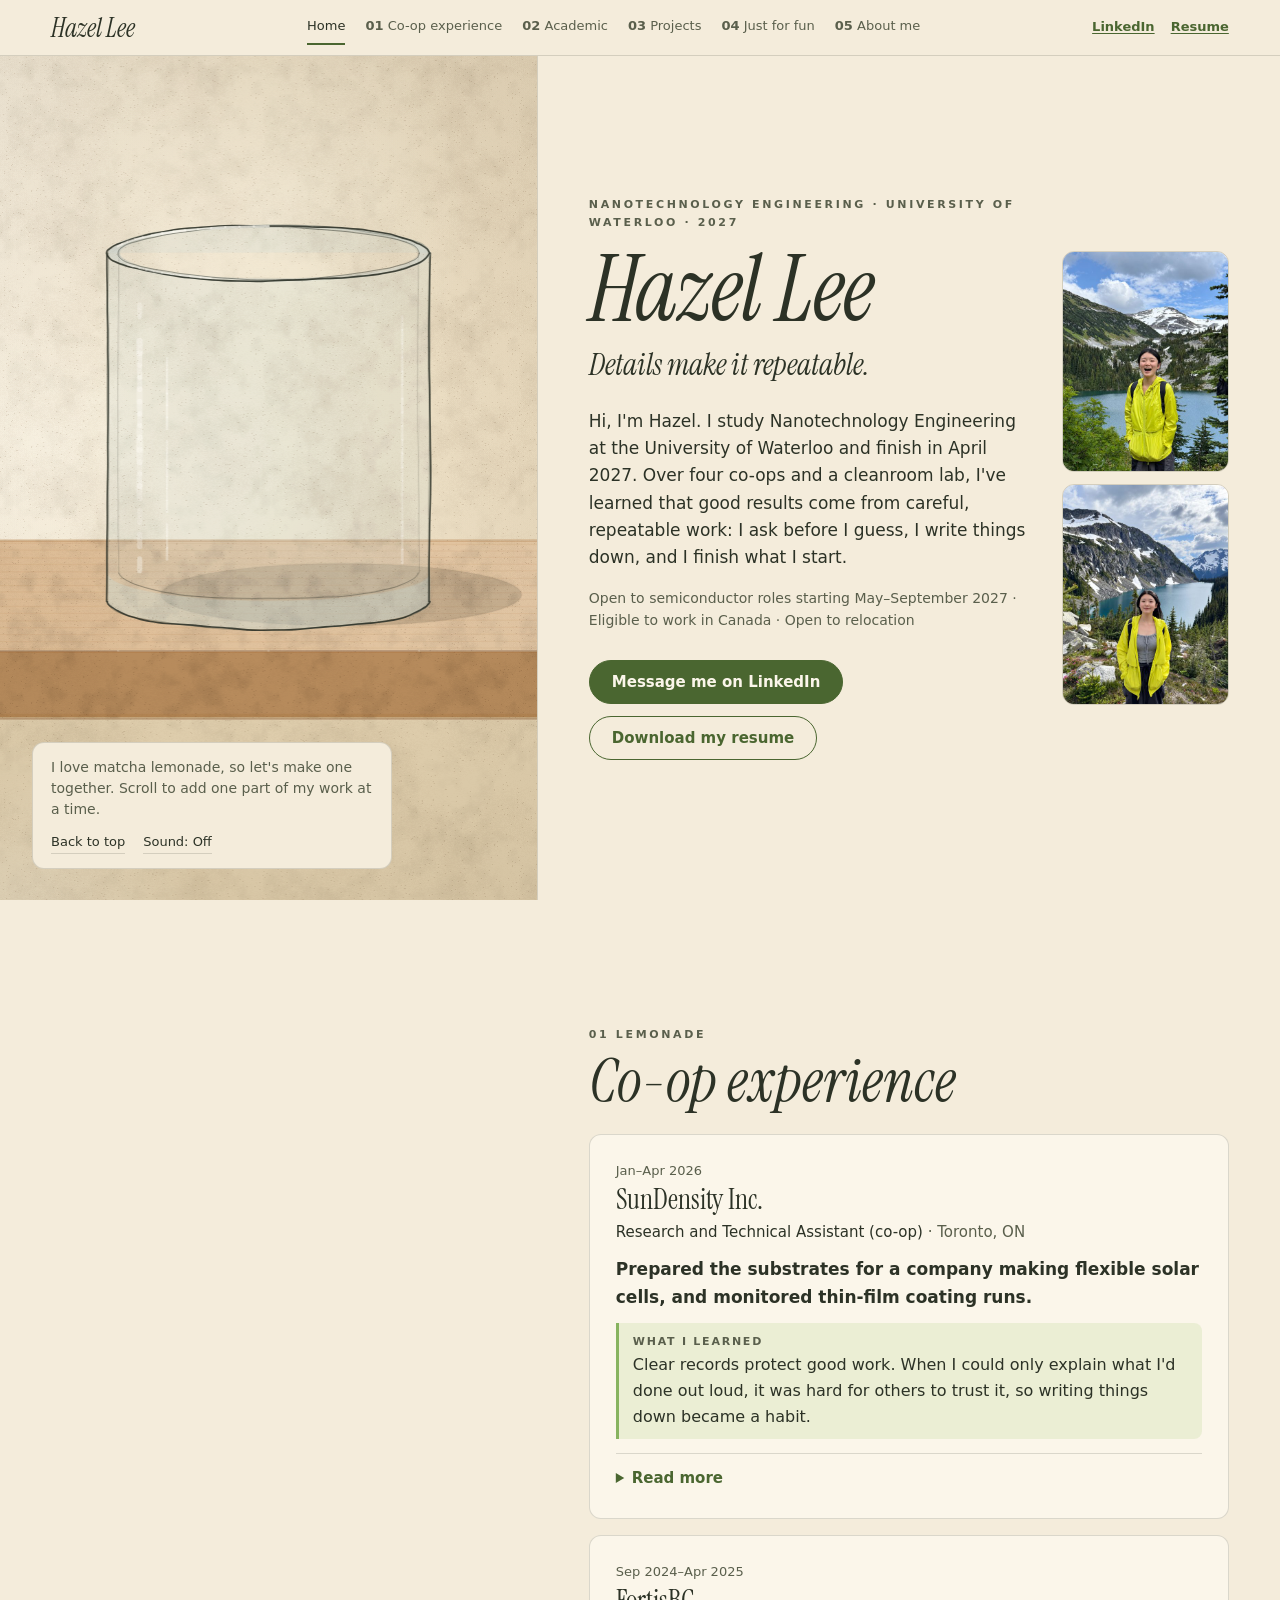
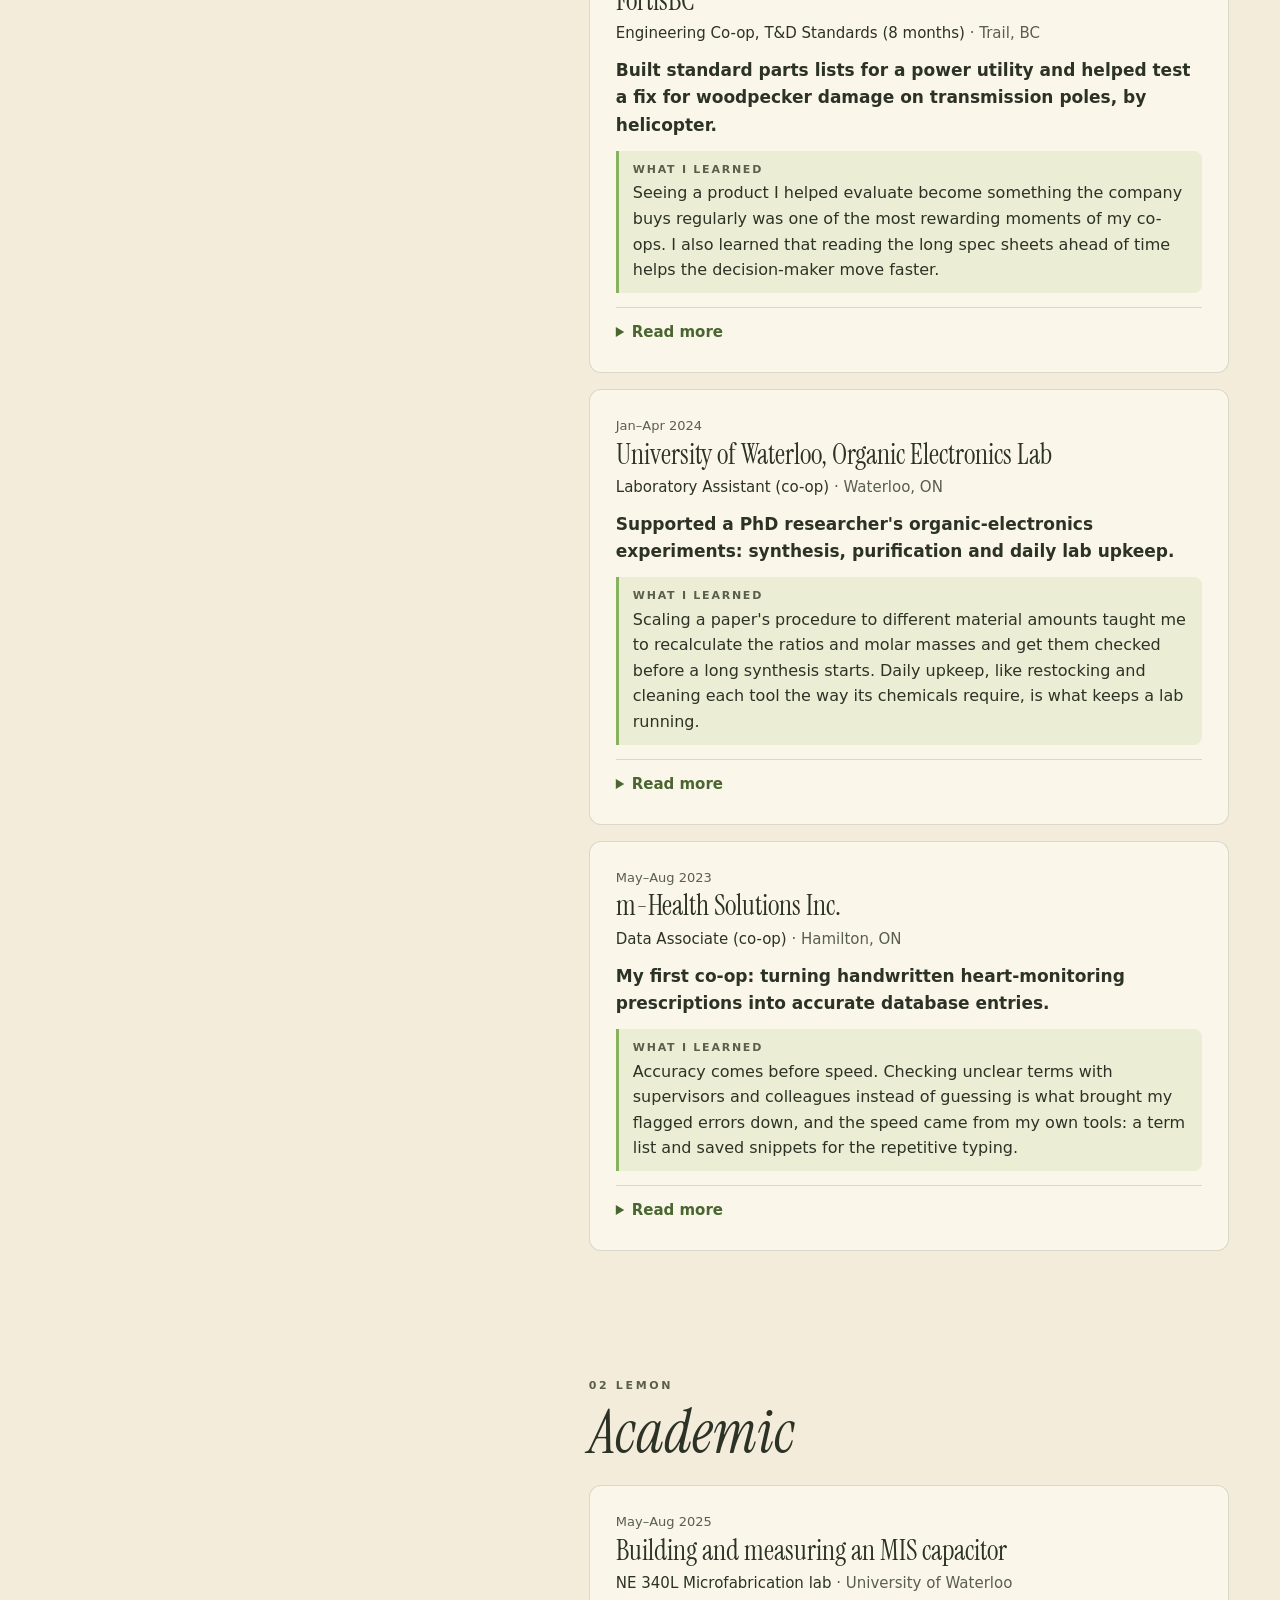
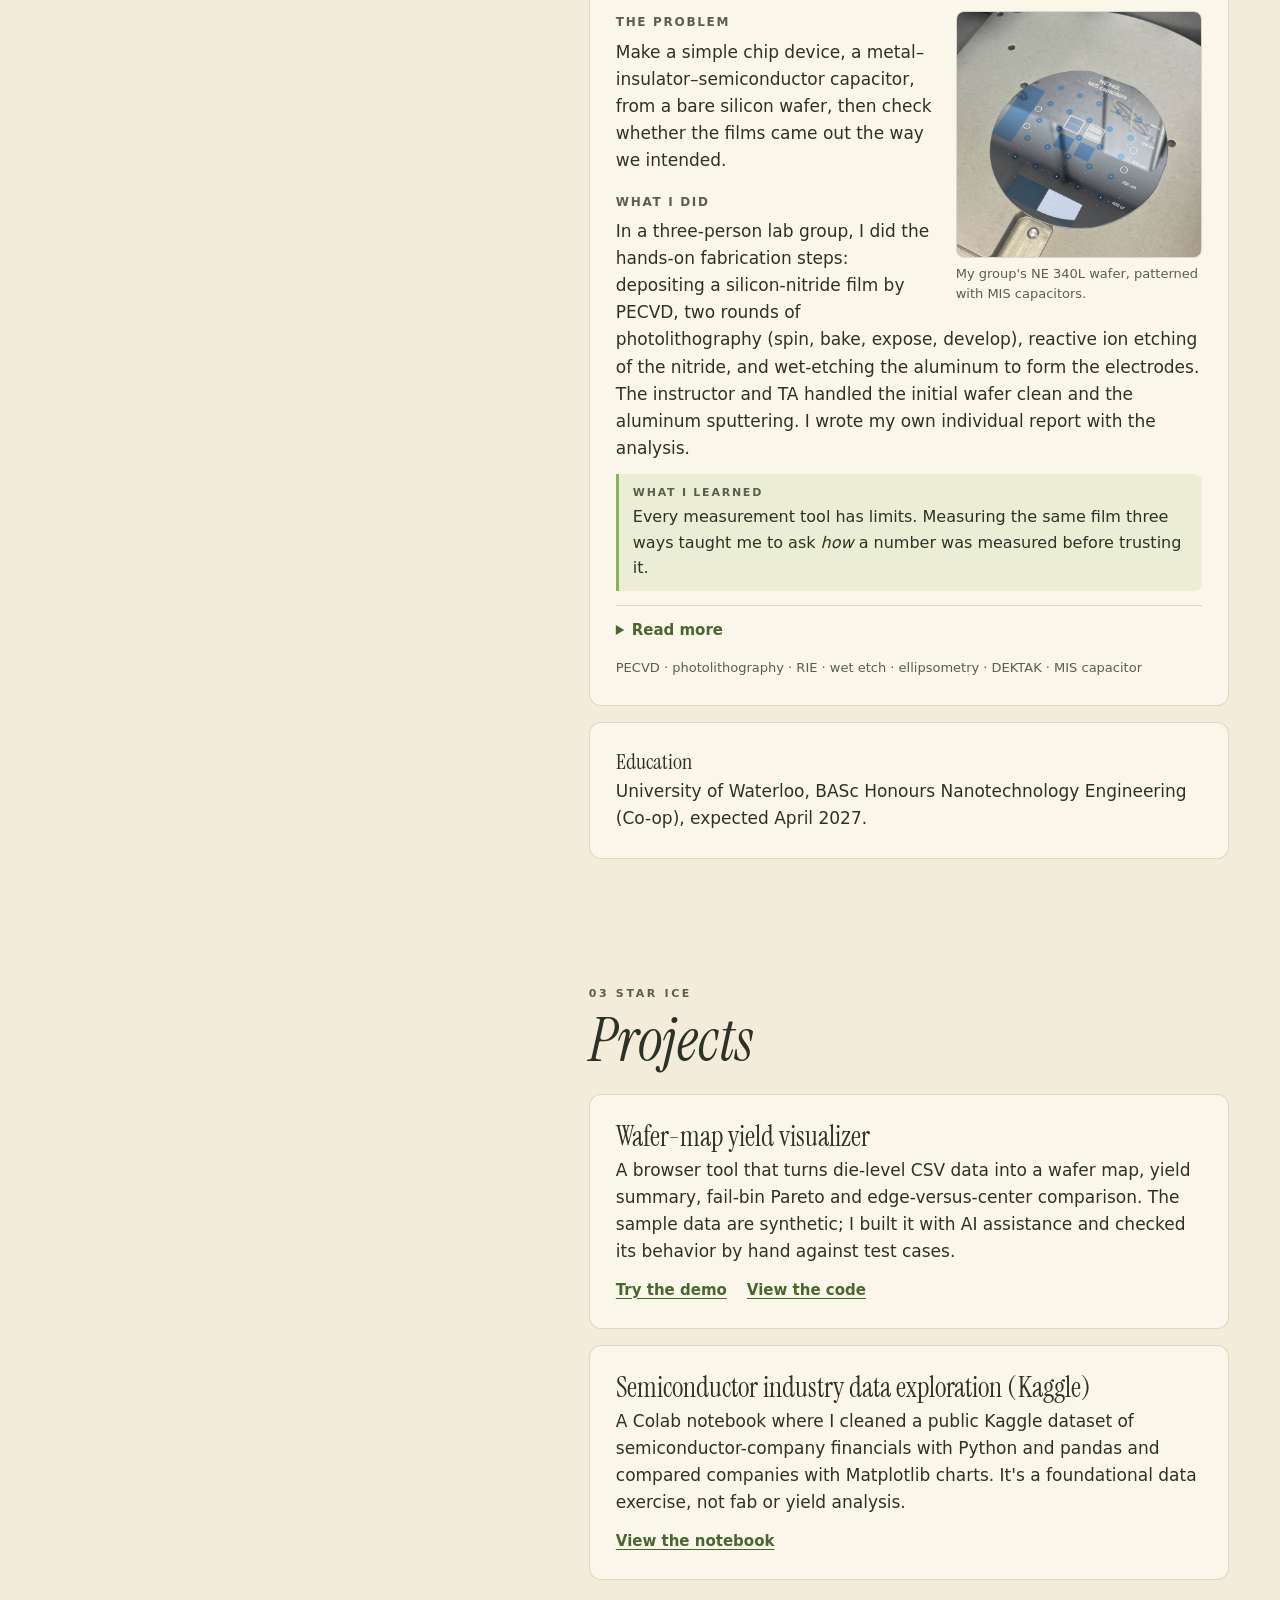
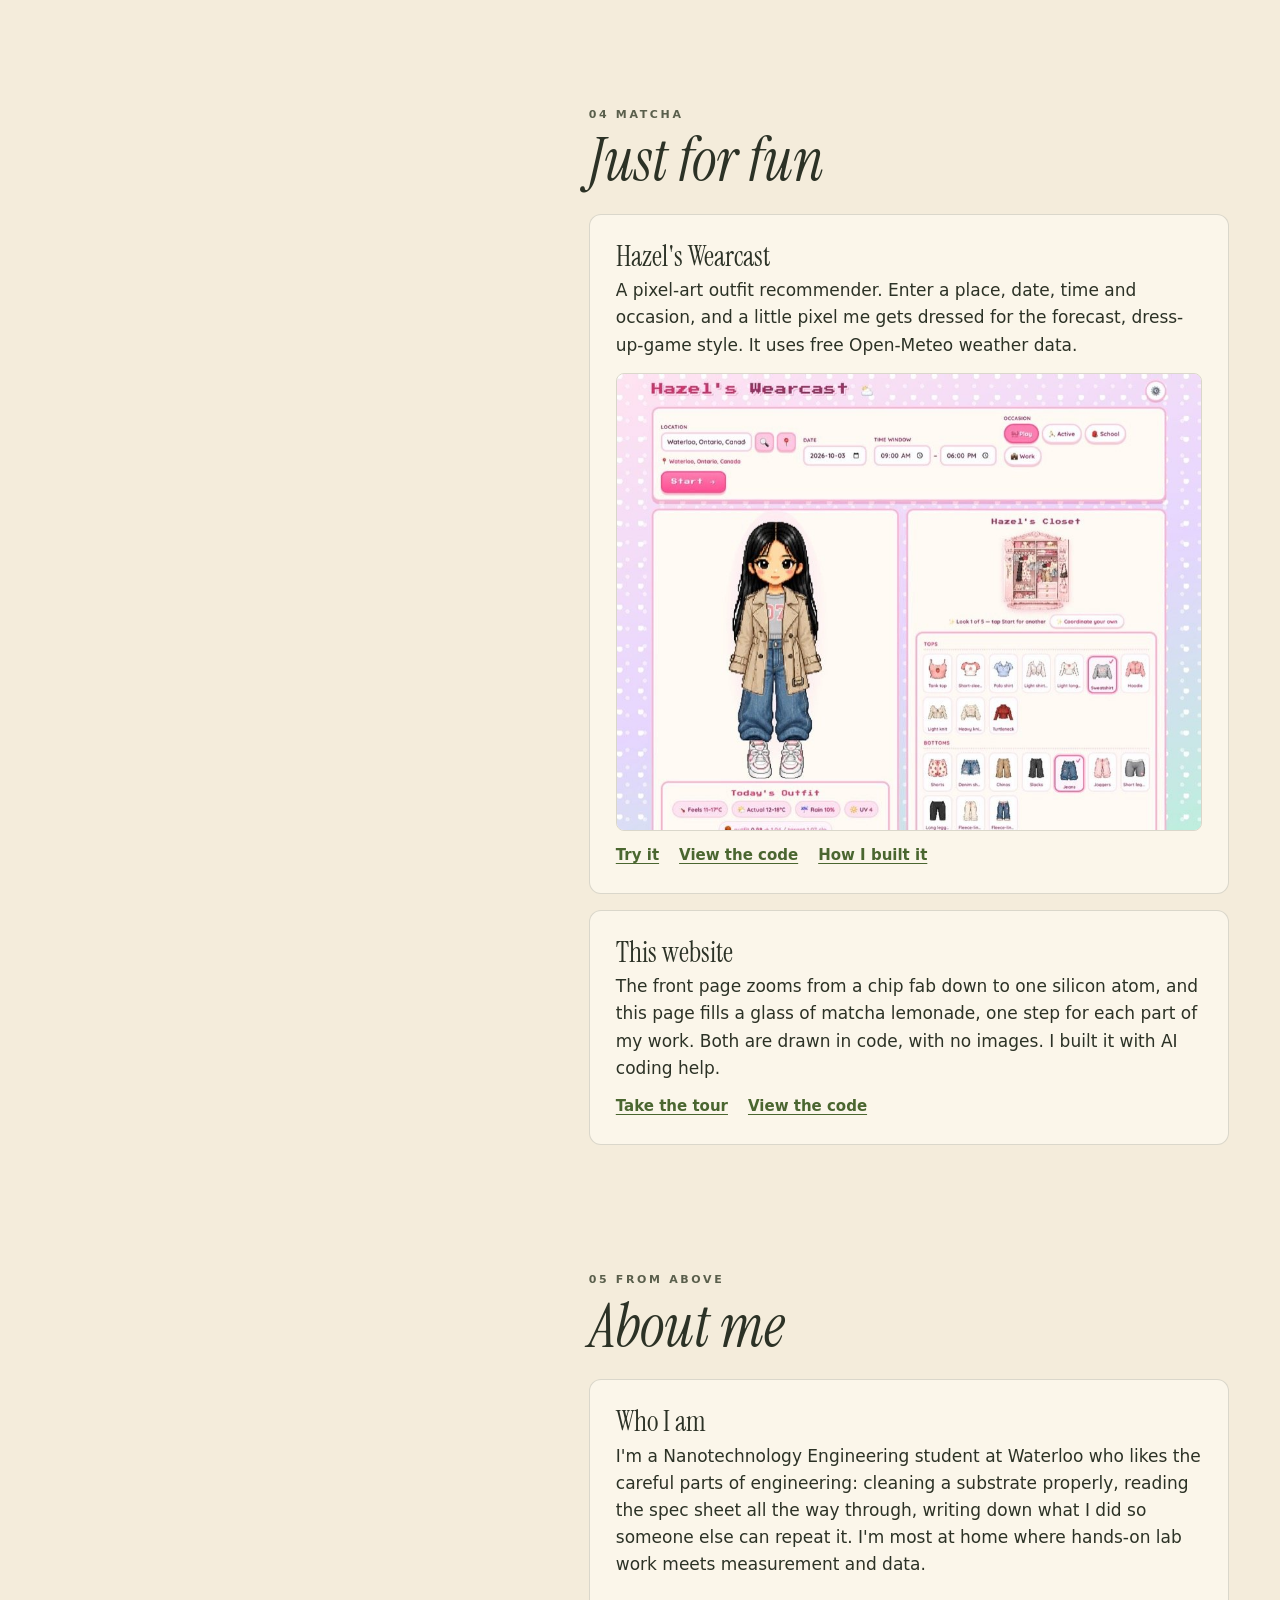
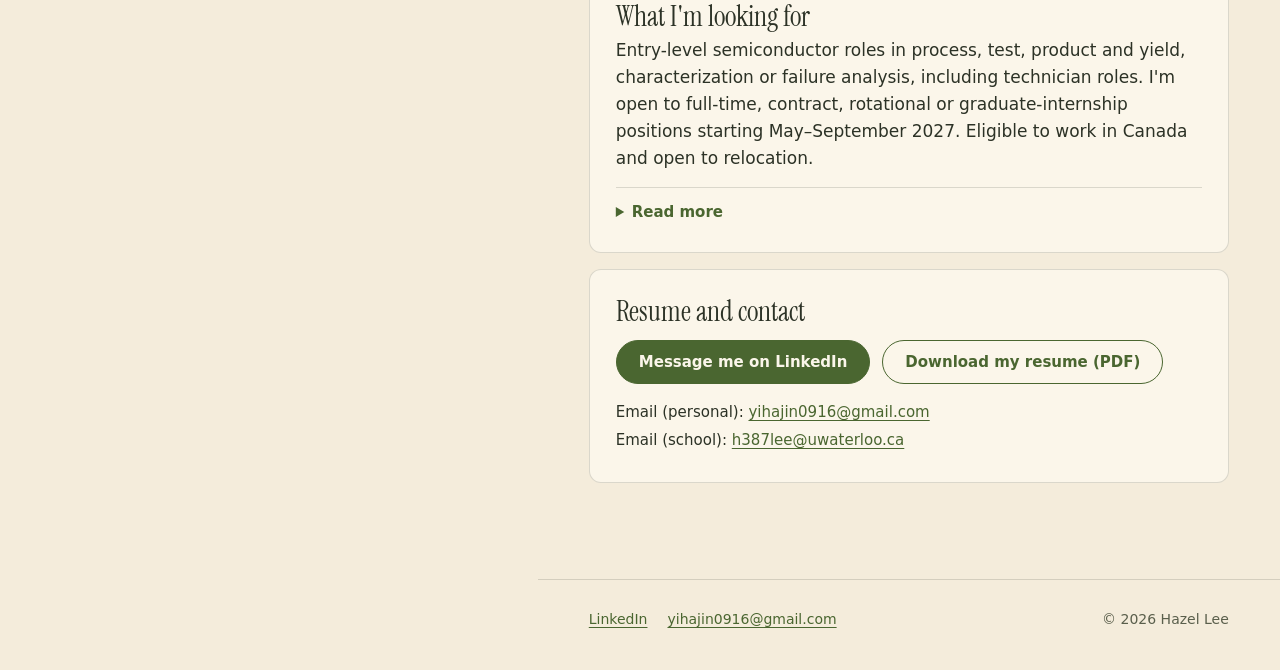
<file: portfolio.html>
<!doctype html>
<html lang="en">
<head>
  <meta charset="utf-8">
  <meta name="viewport" content="width=device-width, initial-scale=1, viewport-fit=cover">
  <title>Hazel Lee · Portfolio</title>
  <meta name="description" content="Hazel Lee studies Nanotechnology Engineering at the University of Waterloo. Co-op experience, a cleanroom lab, projects, and how to reach her.">
  <meta property="og:type" content="website">
  <meta property="og:title" content="Hazel Lee · Portfolio">
  <meta property="og:description" content="Nanotechnology Engineering, University of Waterloo. Co-op experience, a cleanroom lab and projects.">
  <meta property="og:image" content="https://dlgkwls.github.io/hazel-portfolio/assets/img/og-fab.jpg">
  <meta name="theme-color" content="#f4ecdb">
  <link rel="icon" href="assets/img/favicon.svg" type="image/svg+xml">
  <link rel="preconnect" href="https://fonts.googleapis.com">
  <link rel="preconnect" href="https://fonts.gstatic.com" crossorigin>
  <link href="https://fonts.googleapis.com/css2?family=Instrument+Serif:ital@0;1&display=swap" rel="stylesheet">
  <link rel="stylesheet" href="assets/css/portfolio.css">
  <!-- Marks that JavaScript runs, so the glass shows. Without it the page is plain text. -->
  <script>document.documentElement.classList.add('js');</script>
</head>
<body>
  <a class="skip-link" href="#main">Skip to content</a>

  <!-- HEADER: always visible. The step links highlight as each section is read. -->
  <header class="hub-header">
    <a class="name" href="#top">Hazel Lee</a>
    <nav class="steps-nav" aria-label="Sections">
      <ol class="steps">
        <li><a href="#top">Home</a></li>
        <li><a href="#coop"><span class="n">01</span> <span class="t">Co-op experience</span></a></li>
        <li><a href="#academic"><span class="n">02</span> <span class="t">Academic</span></a></li>
        <li><a href="#projects"><span class="n">03</span> <span class="t">Projects</span></a></li>
        <li><a href="#fun"><span class="n">04</span> <span class="t">Just for fun</span></a></li>
        <li><a href="#about"><span class="n">05</span> <span class="t">About me</span></a></li>
      </ol>
    </nav>
    <ul class="ext">
      <li><a href="https://www.linkedin.com/in/20-hazel-lee/" target="_blank" rel="noopener">LinkedIn</a></li>
      <li><a href="assets/Hazel_Lee_Resume.pdf" target="_blank" rel="noopener">Resume</a></li>
    </ul>
  </header>

  <!-- GLASS: the watercolor drink, drawn by assets/js/glass.js. Built from
       ../Matcha Lemonade/source/illustration/ by its build.sh; don't edit glass.js by hand. -->
  <div class="glass">
    <canvas id="art" role="img" aria-label="A watercolor glass of matcha lemonade. Each section of the page adds one step of the drink."></canvas>
    <div id="step" class="step" aria-live="polite" aria-atomic="true">
      <div class="inner">
        <p class="step-label" id="capLabel"></p>
        <p class="step-name" id="capName"></p>
        <p class="step-desc" id="capDesc">I love matcha lemonade, so let's make one together. Scroll to add one part of my work at a time.</p>
      </div>
      <div class="controls">
        <button type="button" id="bTop">Back to top</button>
        <button type="button" id="bSound" aria-pressed="false">Sound: Off</button>
      </div>
    </div>
  </div>

  <main id="main">
    <!-- HERO (PRD §7.1 items 1, 2, 4, 6; PROMPT-Final-Portfolio.md) -->
    <section class="hero" id="top" aria-labelledby="hero-title">
      <div class="hero-text">
        <p class="eyebrow">Nanotechnology Engineering · University of Waterloo · 2027</p>
        <h1 id="hero-title">Hazel Lee</h1>
        <p class="tagline">Details make it repeatable.</p>
        <p class="intro">Hi, I'm Hazel. I study Nanotechnology Engineering at the University of Waterloo and finish in April 2027. Over four co-ops and a cleanroom lab, I've learned that good results come from careful, repeatable work: I ask before I guess, I write things down, and I finish what I start.</p>
        <p class="availability"><span>Open to semiconductor roles starting May–September 2027</span> · <span>Eligible to work in Canada</span> · <span>Open to relocation</span></p>
        <div class="actions">
          <a class="btn btn-primary" href="https://www.linkedin.com/in/20-hazel-lee/" target="_blank" rel="noopener">Message me on LinkedIn</a>
          <a class="btn btn-secondary" href="assets/Hazel_Lee_Resume.pdf" target="_blank" rel="noopener">Download my resume</a>
        </div>
      </div>
      <!-- PHOTOS (PRD §7.1 item 3): two whole photos from the Mount Rohr hike, made by ../tools/make-photos.py from ../photos/ -->
      <div class="hero-photos">
        <img src="assets/img/hazel-1.jpg" alt="Hazel laughing in a yellow rain jacket in front of a turquoise lake and a snowy peak on the Mount Rohr hike" width="480" height="640">
        <img src="assets/img/hazel-2.jpg" alt="Hazel in a yellow rain jacket above a turquoise lake below snowy cliffs on the Mount Rohr hike" width="480" height="640">
      </div>
    </section>

    <!-- STEP 01: Lemonade -->
    <section class="sec" id="coop" aria-labelledby="coop-h">
      <p class="sec-eyebrow">01 Lemonade</p>
      <h2 id="coop-h">Co-op experience</h2>
      <p class="sec-intro">Four co-ops, newest first. Open a card to read more.</p>
      <div class="cards">
        <!-- ENTRY: sundensity -->
        <article class="card" id="sundensity" aria-labelledby="sundensity-h">
          <p class="card-date">Jan–Apr 2026</p>
          <h3 id="sundensity-h">SunDensity Inc.</h3>
          <p class="card-role">Research and Technical Assistant (co-op) <span class="card-city">· Toronto, ON</span></p>
          <p class="card-summary">Prepared the substrates for a company making flexible solar cells, and monitored thin-film coating runs.</p>
          <p class="learned"><span class="label">What I learned</span> Clear records protect good work. When I could only explain what I'd done out loud, it was hard for others to trust it, so writing things down became a habit.</p>
          <details class="more">
            <summary>Read more</summary>
            <ul>
              <li>Prepared thin plastic ITO-coated substrates, the base for the company's flexible solar cells, by cleaning them with various solvents and ozone.</li>
              <li>Prepared clean, dust-free ITO-coated glass slides for slot-die coating process development and pre-experimental tests.</li>
              <li>Prepared post-treatment solutions in a glove box, intended to improve adhesion and film quality.</li>
              <li>Monitored flow rate, coating speed, substrate temperature, and drying conditions during slot-die coating, aimed at producing consistent thin films.</li>
              <li>Inspected samples through optical inspection and microscope imaging to check film coverage and defects.</li>
              <li>Managed materials and documented batch preparation to keep workflows organized.</li>
              <li>Restocked cleaned substrates to match what was used, working overtime when needed.</li>
              <li>Attended design of experiments (DOE) sessions with the R&amp;D team on iterative optimization.</li>
            </ul>
            <details class="more deeper">
              <summary>More detail</summary>
              <ul>
                <li>Prepared ITO/PET substrates, used as the base for flexible solar cells, through multi-solvent wiping with Kimwipes and swabs, and ozone cleaning.</li>
                <li>Prepared post-treatment solutions inside a glove box, intended to improve adhesion and film quality.</li>
                <li>Monitored slot-die coating parameters (flow rate, coating speed, substrate temperature, and drying conditions) toward consistent thin-film deposition.</li>
                <li>Assessed film coverage and defects in samples through optical inspection and microscope imaging.</li>
                <li>Replenished cleaned-substrate stock to match consumption, including overtime when required.</li>
                <li>Attended R&amp;D team design of experiments (DOE) sessions on iterative optimization.</li>
              </ul>
            </details>
          </details>
        </article>
        <!-- /ENTRY -->
        <!-- ENTRY: fortisbc -->
        <article class="card" id="fortisbc" aria-labelledby="fortisbc-h">
          <p class="card-date">Sep 2024–Apr 2025</p>
          <h3 id="fortisbc-h">FortisBC</h3>
          <p class="card-role">Engineering Co-op, T&amp;D Standards (8 months) <span class="card-city">· Trail, BC</span></p>
          <p class="card-summary">Built standard parts lists for a power utility and helped test a fix for woodpecker damage on transmission poles, by helicopter.</p>
          <p class="learned"><span class="label">What I learned</span> Seeing a product I helped evaluate become something the company buys regularly was one of the most rewarding moments of my co-ops. I also learned that reading the long spec sheets ahead of time helps the decision-maker move faster.</p>
          <details class="more">
            <summary>Read more</summary>
            <ul>
              <li>Developed 100+ bills of materials (BOMs) to create standardized design options for designers and technicians.</li>
              <li>Organized and tracked the BOMs in an Excel file.</li>
              <li>Led weekly Monday online meetings between the T&amp;D engineering and procurement teams, organizing the information and discussion points both sides needed.</li>
              <li>Evaluated three utility pole hole fillers from different manufacturers, selected by the supervisor, to address costly woodpecker damage to transmission poles.</li>
              <li>Compared specifications of similar products and pre-read lengthy spec documents so the supervisor could quickly find key figures and make faster decisions.</li>
              <li>Joined two operations crew members on a helicopter field test of the fillers, documenting each product's pros, cons, and crew feedback.</li>
              <li>Presented the field-test results to the transmission team's engineering staff.</li>
              <li>Findings informed the selection of the final filler, which became a recurring purchase for the company as a lower-cost alternative to replacing damaged poles.</li>
            </ul>
            <details class="more deeper">
              <summary>More detail</summary>
              <ul>
                <li>Drafted requests for quotation (RFQs) to vendors for materials and equipment required by the team.</li>
                <li>Interpreted vendor price quotes, including their commercial terminology.</li>
                <li>Handled vendor sales inquiries by email for machinery, materials, and equipment used in transmission and distribution operations.</li>
                <li>Compiled supporting information for the supervisor's requirement-based approval of hardware and distribution equipment and for the handling of material failures and manufacturer recalls.</li>
                <li>Used SAP MM for routine material procurement and verification tasks.</li>
                <li>Created and revised a small number of AutoCAD technical drawings of attachment hardware, component assemblies, and structural designs.</li>
                <li>Evaluation findings informed selection of the final filler, which became a recurring purchase item; the supervisor assessed buying several fillers as far more cost-effective than replacing a single pole.</li>
              </ul>
              <figure class="photo">
                <img src="assets/img/fortisbc-helicopter.jpg" alt="Left: Hazel in a headset and high-visibility vest inside the helicopter. Right: the orange helicopter parked on the ground." width="900" height="789" loading="lazy">
                <figcaption>On the helicopter field test for the woodpecker-damage project.</figcaption>
              </figure>
            </details>
          </details>
        </article>
        <!-- /ENTRY -->
        <!-- ENTRY: organic-electronics -->
        <article class="card" id="organic-electronics" aria-labelledby="organic-electronics-h">
          <p class="card-date">Jan–Apr 2024</p>
          <h3 id="organic-electronics-h">University of Waterloo, Organic Electronics Lab</h3>
          <p class="card-role">Laboratory Assistant (co-op) <span class="card-city">· Waterloo, ON</span></p>
          <p class="card-summary">Supported a PhD researcher's organic-electronics experiments: synthesis, purification and daily lab upkeep.</p>
          <p class="learned"><span class="label">What I learned</span> Scaling a paper's procedure to different material amounts taught me to recalculate the ratios and molar masses and get them checked before a long synthesis starts. Daily upkeep, like restocking and cleaning each tool the way its chemicals require, is what keeps a lab running.</p>
          <details class="more">
            <summary>Read more</summary>
            <ul>
              <li>Shadowed the supervising PhD researcher's organic chemistry experiments in a university lab focused on OLED and high-mobility organic semiconductor research.</li>
              <li>Performed chemical synthesis regularly in the lab.</li>
              <li>Purified compounds independently, mainly by filtration and, a few times, column chromatography.</li>
              <li>Operated a rotary evaporator, the instrument used most often in daily work, with careful handling.</li>
              <li>Reproduced an experiment from a research paper found by the supervisor, working together with the supervisor and using the same materials.</li>
              <li>Recalculated ratios and molar masses for material weights that differed from the paper, and had the calculations reviewed by the supervisor.</li>
              <li>Carried out most of the purification for the replicated synthesis independently.</li>
              <li>Ordered and procured lab materials from the university store when supplies ran short.</li>
              <li>Cleaned and organized tools used during the day, including the supervisor's, following chemical-specific cleaning methods.</li>
            </ul>
            <details class="more deeper">
              <summary>More detail</summary>
              <ul>
                <li>Rescaled stoichiometric quantities and performed molar-mass calculations for different reagent masses, with the calculations reviewed by the supervisor before the experiment.</li>
                <li>Carried out basic experimental preparation and a high-temperature synthesis setup with the supervisor's assistance.</li>
                <li>Calculated the reaction yield upon completion of the replicated synthesis.</li>
                <li>Performed titrations.</li>
                <li>Returned dried glassware, including beakers and graduated cylinders, to designated storage each morning.</li>
              </ul>
            </details>
          </details>
        </article>
        <!-- /ENTRY -->
        <!-- ENTRY: m-health -->
        <article class="card" id="m-health" aria-labelledby="m-health-h">
          <p class="card-date">May–Aug 2023</p>
          <h3 id="m-health-h">m-Health Solutions Inc.</h3>
          <p class="card-role">Data Associate (co-op) <span class="card-city">· Hamilton, ON</span></p>
          <p class="card-summary">My first co-op: turning handwritten heart-monitoring prescriptions into accurate database entries.</p>
          <p class="learned"><span class="label">What I learned</span> Accuracy comes before speed. Checking unclear terms with supervisors and colleagues instead of guessing is what brought my flagged errors down, and the speed came from my own tools: a term list and saved snippets for the repetitive typing.</p>
          <details class="more">
            <summary>Read more</summary>
            <ul>
              <li>Reviewed handwritten physician prescriptions and entered a high daily volume of prescription information through the company's website using manual typing and copy-and-paste.</li>
              <li>Clarified unclear handwriting and unfamiliar medical terms with supervisors and colleagues before entering data, rather than relying on assumptions.</li>
              <li>Created a terminology reference in Microsoft Word to organize terms used during prescription entry.</li>
              <li>Streamlined prescription entry by copying and pasting saved terms instead of repeatedly typing the same text.</li>
              <li>Reduced data-entry errors flagged during supervisor reviews and related correction requests by clarifying unfamiliar terminology and improving entry proficiency.</li>
              <li>Processed at least 50% more prescriptions than the previous co-op student in the role, based on a one-month comparison of the company's per-member completion counts.</li>
            </ul>
            <details class="more deeper">
              <summary>More detail</summary>
              <ul>
                <li>Transcribed patients' current cardiac conditions, physician-authored notes, and additional remarks from source prescriptions into the database.</li>
                <li>Compiled a terminology glossary in Microsoft Word as a reference for prescription transcription and data entry.</li>
                <li>Organized frequently used entry terms as reusable text snippets in a text editor.</li>
                <li>Achieved at least 1.5 times the previous co-op student's prescription volume in a one-month comparison of the company's monthly per-member counts of completed prescriptions.</li>
              </ul>
            </details>
          </details>
        </article>
        <!-- /ENTRY -->
      </div>
    </section>

    <!-- STEP 02: Lemon -->
    <section class="sec" id="academic" aria-labelledby="academic-h">
      <p class="sec-eyebrow">02 Lemon</p>
      <h2 id="academic-h">Academic</h2>
      <p class="sec-intro">The cleanroom lab where I built MIS capacitors with my lab group, and my degree.</p>
      <div class="cards">
        <!-- ENTRY: ne340l -->
        <article class="card" id="ne340l" aria-labelledby="ne340l-h">
          <p class="card-date">May–Aug 2025</p>
          <h3 id="ne340l-h">Building and measuring an MIS capacitor</h3>
          <p class="card-role">NE 340L Microfabrication lab <span class="card-city">· University of Waterloo</span></p>
          <figure class="photo side">
            <img src="assets/img/ne340l-wafer.jpg" alt="A silicon wafer on a tool stage, patterned with square and round MIS capacitor electrodes and labelled NE340L MIS capacitors" width="720" height="720" loading="lazy">
            <figcaption>My group's NE 340L wafer, patterned with MIS capacitors.</figcaption>
          </figure>
          <h4>The problem</h4>
          <p>Make a simple chip device, a metal–insulator–semiconductor capacitor, from a bare silicon wafer, then check whether the films came out the way we intended.</p>
          <h4>What I did</h4>
          <p>In a three-person lab group, I did the hands-on fabrication steps: depositing a silicon-nitride film by PECVD, two rounds of photolithography (spin, bake, expose, develop), reactive ion etching of the nitride, and wet-etching the aluminum to form the electrodes. The instructor and TA handled the initial wafer clean and the aluminum sputtering. I wrote my own individual report with the analysis.</p>
          <p class="learned"><span class="label">What I learned</span> Every measurement tool has limits. Measuring the same film three ways taught me to ask <em>how</em> a number was measured before trusting it.</p>
          <details class="more">
            <summary>Read more</summary>
            <h4>Process steps</h4>
            <ol>
              <li>Wafer clean (instructor)</li>
              <li>PECVD SiNx</li>
              <li>Photolithography, Mask 1</li>
              <li>RIE of SiNx</li>
              <li>Al sputtering (TA/instructor)</li>
              <li>Photolithography, Mask 2 (aligned)</li>
              <li>Al wet etch</li>
              <li>Photoresist strip</li>
              <li>Thickness and electrical measurements</li>
            </ol>
            <h4>Thickness results</h4>
            <div class="table-wrap">
              <table>
                <thead><tr><th scope="col">Film</th><th scope="col">Method</th><th scope="col">Result</th></tr></thead>
                <tbody>
                  <tr><td>Silicon nitride (SiNx)</td><td>Color chart</td><td>~1,125 Å</td></tr>
                  <tr><td>Silicon nitride (SiNx)</td><td>Ellipsometry</td><td>1,231.89 Å (≈ 123 nm), used for later calculations</td></tr>
                  <tr><td>Silicon nitride (SiNx)</td><td>DEKTAK stylus profiler</td><td>1,849.57 Å</td></tr>
                  <tr><td>Aluminum</td><td>DEKTAK stylus profiler</td><td>13,979.77 Å (≈ 1.4 µm)</td></tr>
                </tbody>
              </table>
            </div>
            <p class="caption">Three methods gave three different answers for the same film. In my report I explained why I trusted the non-contact optical measurement (ellipsometry) for the later calculations.</p>
            <!-- CHARTS (PRD §7.3): made by ../tools/make-charts.py from the private DEKTAK exports; only the images are published. -->
            <figure class="chart">
              <img src="assets/img/ne340l-thickness.svg" alt="Bar chart. Silicon nitride measured three ways: color chart about 1,125 Å, ellipsometry 1,231.89 Å, DEKTAK 1,849.57 Å. Aluminum by DEKTAK: 13,979.77 Å." width="640" height="250" loading="lazy">
              <figcaption>The four thickness values from the table above.</figcaption>
            </figure>
            <figure class="chart">
              <img src="assets/img/ne340l-sinx-profile.svg" alt="Line chart of height across a 1,500 µm scan of the silicon-nitride film: flat plateaus about 1,850 Å high between etched gaps near 0 Å." width="640" height="300" loading="lazy">
              <figcaption>Silicon nitride (SiNx) step profile from my group's wafer, measured with a DEKTAK stylus profiler.</figcaption>
            </figure>
            <figure class="chart">
              <img src="assets/img/ne340l-al-profile.svg" alt="Line chart of height across a 1,500 µm scan of the aluminum layer: plateaus about 14,000 Å high between gaps near 0 Å." width="640" height="300" loading="lazy">
              <figcaption>Aluminum step profile from my group's wafer, measured with a DEKTAK stylus profiler.</figcaption>
            </figure>
          </details>
          <p class="tags">PECVD · photolithography · RIE · wet etch · ellipsometry · DEKTAK · MIS capacitor</p>
        </article>
        <!-- /ENTRY -->
        <!-- ENTRY: education -->
        <article class="card card-small" id="education" aria-labelledby="education-h">
          <h3 id="education-h">Education</h3>
          <p>University of Waterloo, BASc Honours Nanotechnology Engineering (Co-op), expected April 2027.</p>
        </article>
        <!-- /ENTRY -->
      </div>
    </section>

    <!-- STEP 03: Star ice -->
    <section class="sec" id="projects" aria-labelledby="projects-h">
      <p class="sec-eyebrow">03 Star ice</p>
      <h2 id="projects-h">Projects</h2>
      <p class="sec-intro">Two small data projects.</p>
      <div class="cards">
        <!-- ENTRY: wafer-map -->
        <article class="card" id="wafer-map" aria-labelledby="wafer-map-h">
          <h3 id="wafer-map-h">Wafer-map yield visualizer</h3>
          <p>A browser tool that turns die-level CSV data into a wafer map, yield summary, fail-bin Pareto and edge-versus-center comparison. The sample data are synthetic; I built it with AI assistance and checked its behavior by hand against test cases.</p>
          <!-- WHAT I LEARNED: Hazel writes one sentence (PRD §14 item 7). Hidden until then (PRD §10). -->
          <p class="links"><a href="https://dlgkwls.github.io/python-basis/" target="_blank" rel="noopener">Try the demo</a> <a href="https://github.com/dlgkwls/python-basis" target="_blank" rel="noopener">View the code</a></p>
        </article>
        <!-- /ENTRY -->
        <!-- ENTRY: kaggle -->
        <article class="card" id="kaggle" aria-labelledby="kaggle-h">
          <h3 id="kaggle-h">Semiconductor industry data exploration (Kaggle)</h3>
          <p>A Colab notebook where I cleaned a public Kaggle dataset of semiconductor-company financials with Python and pandas and compared companies with Matplotlib charts. It's a foundational data exercise, not fab or yield analysis.</p>
          <p class="links"><a href="https://github.com/dlgkwls/semicon-analysis-1" target="_blank" rel="noopener">View the notebook</a></p>
        </article>
        <!-- /ENTRY -->
      </div>
    </section>

    <!-- STEP 04: Matcha -->
    <section class="sec" id="fun" aria-labelledby="fun-h">
      <p class="sec-eyebrow">04 Matcha</p>
      <h2 id="fun-h">Just for fun</h2>
      <p class="sec-intro">Side projects I made for fun.</p>
      <div class="cards">
        <!-- ENTRY: wearcast -->
        <article class="card" id="wearcast" aria-labelledby="wearcast-h">
          <h3 id="wearcast-h">Hazel's Wearcast</h3>
          <p>A pixel-art outfit recommender. Enter a place, date, time and occasion, and a little pixel me gets dressed for the forecast, dress-up-game style. It uses free Open-Meteo weather data.</p>
          <figure class="photo">
            <img src="assets/img/wearcast.jpg" alt="Wearcast: the pixel-art Hazel dressed for a mild fall day in Waterloo, with the closet of clothes on the right" width="900" height="703" loading="lazy">
          </figure>
          <p class="links"><a href="https://dlgkwls.github.io/hazels-wearcast/" target="_blank" rel="noopener">Try it</a> <a href="https://github.com/dlgkwls/hazels-wearcast" target="_blank" rel="noopener">View the code</a> <a href="https://dlgkwls.github.io/hazels-wearcast/journey.html" target="_blank" rel="noopener">How I built it</a></p>
        </article>
        <!-- /ENTRY -->
        <!-- ENTRY: this-site -->
        <article class="card" id="this-site" aria-labelledby="this-site-h">
          <h3 id="this-site-h">This website</h3>
          <p>The front page zooms from a chip fab down to one silicon atom, and this page fills a glass of matcha lemonade, one step for each part of my work. Both are drawn in code, with no images. I built it with AI coding help.</p>
          <p class="links"><a href="index.html">Take the tour</a> <a href="https://github.com/dlgkwls/hazel-portfolio" target="_blank" rel="noopener">View the code</a></p>
        </article>
        <!-- /ENTRY -->
      </div>
    </section>

    <!-- STEP 05: From above -->
    <section class="sec" id="about" aria-labelledby="about-h">
      <p class="sec-eyebrow">05 From above</p>
      <h2 id="about-h">About me</h2>
      <p class="sec-intro">Who I am, what I'm looking for, and how to reach me.</p>
      <div class="cards">
        <!-- ENTRY: about -->
        <article class="card" id="who" aria-labelledby="who-h">
          <h3 id="who-h">Who I am</h3>
          <p>I'm a Nanotechnology Engineering student at Waterloo who likes the careful parts of engineering: cleaning a substrate properly, reading the spec sheet all the way through, writing down what I did so someone else can repeat it. I'm most at home where hands-on lab work meets measurement and data.</p>
          <h3>What I'm looking for</h3>
          <p>Entry-level semiconductor roles in process, test, product and yield, characterization or failure analysis, including technician roles. I'm open to full-time, contract, rotational or graduate-internship positions starting May–September 2027. Eligible to work in Canada and open to relocation.</p>
          <details class="more">
            <summary>Read more</summary>
            <h4>Skills</h4>
            <ul class="skills">
              <li><strong>Fabrication (hands-on, lab group):</strong> PECVD, photolithography, RIE, Al wet etch (NE 340L).</li>
              <li><strong>Thin-film and lab work:</strong> substrate cleaning with solvents and ozone, glove-box solution preparation, slot-die coating monitoring, optical and microscope inspection (SunDensity). Chemical synthesis, purification (filtration, column chromatography), rotary evaporator, titration (Organic Electronics Lab).</li>
              <li><strong>Measurement and analysis:</strong> film-thickness comparison (ellipsometry, DEKTAK, color chart), C-V/I-V data analysis in an individual lab report, Excel calculations.</li>
              <li><strong>Engineering documentation:</strong> bills of materials (100+), Excel tracking, requests for quotation, SAP MM (routine tasks), AutoCAD (basic).</li>
              <li><strong>Data and web:</strong> Python basics (pandas, Matplotlib), browser tools built with AI assistance.</li>
              <li><strong>Languages:</strong> English, Korean.</li>
            </ul>
            <!-- OUTSIDE WORK (PRD §7.4 item 5). Photos made by ../tools/make-photos.py. -->
            <h4>Outside work</h4>
            <p>When I'm not in a lab, I'm usually planning the next trip. So far: Italy, Spain, Greece, Turkey and Denmark.</p>
            <div class="gallery">
              <figure>
                <img src="assets/img/travel-mountains.jpg" alt="Hazel sitting on a boulder in an alpine meadow below a rocky ridge on Mount Rohr" width="540" height="720" loading="lazy">
                <figcaption>Mount Rohr, BC</figcaption>
              </figure>
              <figure>
                <img src="assets/img/travel-copenhagen.jpg" alt="Hazel standing by the Nyhavn canal in Copenhagen, with colourful townhouses and a red boat behind her" width="540" height="720" loading="lazy">
                <figcaption>Nyhavn, Copenhagen</figcaption>
              </figure>
              <figure>
                <img src="assets/img/travel-cappadocia.jpg" alt="Hazel looking up at dozens of hot-air balloons over the rock valleys of Cappadocia" width="540" height="720" loading="lazy">
                <figcaption>Cappadocia, Turkey</figcaption>
              </figure>
            </div>
          </details>
        </article>
        <!-- /ENTRY -->
        <!-- ENTRY: contact -->
        <article class="card" id="contact" aria-labelledby="contact-h">
          <h3 id="contact-h">Resume and contact</h3>
          <div class="actions">
            <a class="btn btn-primary" href="https://www.linkedin.com/in/20-hazel-lee/" target="_blank" rel="noopener">Message me on LinkedIn</a>
            <a class="btn btn-secondary" href="assets/Hazel_Lee_Resume.pdf" target="_blank" rel="noopener">Download my resume (PDF)</a>
          </div>
          <ul class="contact">
            <li>Email (personal): <a href="mailto:yihajin0916@gmail.com">yihajin0916@gmail.com</a></li>
            <!-- School email: remove after graduation (PRD §12). -->
            <li>Email (school): <a href="mailto:h387lee@uwaterloo.ca">h387lee@uwaterloo.ca</a></li>
          </ul>
        </article>
        <!-- /ENTRY -->
      </div>
    </section>
  </main>

  <footer class="hub-footer">
    <ul>
      <li><a href="https://www.linkedin.com/in/20-hazel-lee/" target="_blank" rel="noopener">LinkedIn</a></li>
      <li><a href="mailto:yihajin0916@gmail.com">yihajin0916@gmail.com</a></li>
    </ul>
    <p>© 2026 Hazel Lee</p>
  </footer>

  <script src="assets/js/glass.js"></script>
</body>
</html>
</file>
<file: assets/css/portfolio.css>
/* Hazel Lee portfolio hub (portfolio.html). Always cream: no dark mode.
   Colors and sizes live in the tokens below; change them there. */

/* Tokens */
:root {
  --paper: #f4ecdb;              /* page background, matches the drawing's paper */
  --card: #fbf6ea;               /* card background */
  --ink: #2c3226;                /* headings and body text */
  --ink-soft: #5a5f4c;           /* secondary text, 5.6:1 on paper */
  --line: rgba(44, 50, 38, 0.16);/* hairlines */
  --accent: #4a6630;             /* links, buttons, focus ring, 5.5:1 on paper */
  --on-accent: #fbf6ea;          /* text on accent buttons */
  --wash: rgba(169, 205, 125, 0.2); /* matcha tint behind "What I learned" */
  --wash-edge: #87b35f;
  --serif: "Instrument Serif", "Iowan Old Style", "Palatino Linotype", Palatino, Georgia, serif;
  --sans: ui-sans-serif, -apple-system, "Segoe UI", system-ui, Roboto, "Helvetica Neue", Arial, sans-serif;
  --hdr: 56px;                   /* header height */
  --safe-top: env(safe-area-inset-top, 0px); /* phone status bar / notch, 0 elsewhere */
  --glass-w: clamp(360px, 42vw, 640px); /* glass panel width on laptops */
  --strip: 0px;                  /* glass strip height on phones */
  --gutter: clamp(20px, 4vw, 56px);
  --measure: 70ch;
  --radius: 12px;
}

@media (max-width: 859px) {
  :root {
    --hdr: 88px;
    --glass-w: 0px;
    --strip: clamp(160px, 22vh, 200px);
    --gutter: 18px;
  }
}

html:not(.js) {
  --glass-w: 0px;
  --strip: 0px;
}

/* Base */
*,
*::before,
*::after {
  box-sizing: border-box;
}

html {
  -webkit-text-size-adjust: 100%;
  scroll-padding-top: calc(var(--hdr) + var(--strip) + var(--safe-top) + 16px);
}

body {
  margin: 0;
  background: var(--paper);
  color: var(--ink);
  font: 17px/1.6 var(--sans);
  -webkit-font-smoothing: antialiased;
}

[hidden] {
  display: none !important;
}

p {
  margin: 0 0 12px;
}

a {
  color: var(--accent);
  text-underline-offset: 0.18em;
}

a:hover {
  text-decoration-thickness: 2px;
}

:focus-visible {
  outline: 3px solid var(--accent);
  outline-offset: 3px;
  border-radius: 4px;
}

img {
  max-width: 100%;
  height: auto;
  display: block;
}

.visually-hidden {
  position: absolute;
  width: 1px;
  height: 1px;
  padding: 0;
  margin: -1px;
  overflow: hidden;
  clip: rect(0 0 0 0);
  white-space: nowrap;
  border: 0;
}

.skip-link {
  position: absolute;
  left: 8px;
  top: -60px;
  z-index: 30;
  background: var(--card);
  color: var(--ink);
  padding: 8px 14px;
  border: 1px solid var(--line);
  border-radius: 8px;
}

.skip-link:focus {
  top: 8px;
}

/* Header */
.hub-header {
  position: fixed;
  top: 0;
  left: 0;
  right: 0;
  height: calc(var(--hdr) + var(--safe-top));
  z-index: 20;
  background: var(--paper);
  border-bottom: 1px solid var(--line);
  display: flex;
  align-items: center;
  gap: 24px;
  padding: var(--safe-top) var(--gutter) 0;
}

.hub-header .name {
  font-family: var(--serif);
  font-style: italic;
  font-size: 26px;
  line-height: 1;
  color: var(--ink);
  text-decoration: none;
  white-space: nowrap;
}

.steps-nav {
  margin: 0 auto;
}

.steps {
  list-style: none;
  margin: 0;
  padding: 0;
  display: flex;
  gap: 20px;
}

.steps a {
  display: inline-block;
  padding: 6px 0;
  font-size: 13px;
  color: var(--ink-soft);
  text-decoration: none;
  border-bottom: 2px solid transparent;
  white-space: nowrap;
}

.steps a:hover {
  color: var(--ink);
}

.steps .n {
  font-weight: 600;
  font-variant-numeric: tabular-nums;
}

.steps a[aria-current] {
  color: var(--ink);
  border-bottom-color: var(--accent);
}

.ext {
  list-style: none;
  margin: 0;
  padding: 0;
  display: flex;
  gap: 16px;
  font-size: 13px;
  font-weight: 600;
}

@media (max-width: 1099px) {
  .steps .t {
    position: absolute;
    width: 1px;
    height: 1px;
    padding: 0;
    margin: -1px;
    overflow: hidden;
    clip: rect(0 0 0 0);
    white-space: nowrap;
    border: 0;
  }

  .steps {
    gap: 8px;
  }

  .steps a {
    min-width: 40px;
    padding: 5px 10px;
    text-align: center;
    border: 1px solid var(--line);
    border-radius: 999px;
  }

  .steps a[aria-current] {
    background: var(--accent);
    border-color: var(--accent);
    color: var(--on-accent);
  }
}

@media (max-width: 859px) {
  .hub-header {
    display: grid;
    grid-template-columns: 1fr auto;
    grid-template-rows: 1fr 1fr;
    gap: 0 12px;
    align-items: center;
  }

  .hub-header .name {
    font-size: 24px;
  }

  .steps-nav {
    grid-column: 1 / -1;
    grid-row: 2;
    margin: 0;
  }

  .steps {
    justify-content: space-between;
  }

  .steps a {
    min-width: 48px;
  }
}

/* Glass panel */
.glass {
  position: fixed;
  top: calc(var(--hdr) + var(--safe-top));
  left: 0;
  bottom: 0;
  width: var(--glass-w);
  z-index: 10;
  border-right: 1px solid var(--line);
  background: var(--paper);
}

#art {
  display: block;
  width: 100%;
  height: 100%;
}

html:not(.js) .glass {
  display: none;
}

@media (max-width: 859px) {
  .glass {
    right: 0;
    bottom: auto;
    width: auto;
    height: var(--strip);
    border-right: 0;
    border-bottom: 1px solid var(--line);
  }
}

/* Step caption */
.step {
  position: absolute;
  left: clamp(16px, 2.5vw, 32px);
  right: clamp(16px, 2.5vw, 32px);
  bottom: clamp(16px, 3.5vh, 32px);
  max-width: 360px;
  background: var(--paper);
  border: 1px solid var(--line);
  border-radius: var(--radius);
  padding: 14px 18px;
}

.step .inner {
  transition: opacity 0.35s ease, transform 0.35s ease;
}

.step .inner.out {
  opacity: 0;
  transform: translateY(6px);
}

.step p {
  margin: 0;
}

.step-label {
  font-size: 11px;
  letter-spacing: 0.22em;
  text-transform: uppercase;
  font-weight: 600;
  color: var(--ink-soft);
}

.step-name {
  font-family: var(--serif);
  font-style: italic;
  font-size: 30px;
  line-height: 1.1;
  margin-top: 2px;
}

.step-desc {
  font-size: 14px;
  line-height: 1.5;
  color: var(--ink-soft);
  margin-top: 6px;
}

.step-label:empty,
.step-name:empty {
  display: none;
}

.controls {
  display: flex;
  gap: 18px;
  margin-top: 10px;
}

.controls button {
  font: 500 13px/1 var(--sans);
  color: var(--ink);
  background: none;
  border: 0;
  border-bottom: 1px solid var(--line);
  padding: 5px 0;
  cursor: pointer;
  -webkit-tap-highlight-color: transparent;
}

.controls button:hover {
  border-bottom-color: var(--ink);
}

@media (max-width: 859px) {
  .step {
    left: auto;
    right: 10px;
    top: 10px;
    bottom: 10px;
    width: 58%;
    max-width: none;
    padding: 8px 12px;
    display: flex;
    flex-direction: column;
    justify-content: center;
    overflow: hidden;
  }

  .step-name {
    font-size: 21px;
  }

  .step-desc {
    font-size: 13px;
    line-height: 1.4;
    margin-top: 3px;
  }

  .controls {
    margin-top: 6px;
    gap: 14px;
  }

  .controls button {
    font-size: 12px;
    padding: 3px 0;
  }
}

/* Main column and footer */
main {
  margin-left: var(--glass-w);
  padding: calc(var(--hdr) + var(--strip) + var(--safe-top)) var(--gutter) 0;
}

main > section {
  max-width: 72ch;
  margin-left: auto;
  margin-right: auto;
}

.hub-footer {
  margin-left: var(--glass-w);
  margin-top: 96px;
  padding: 28px var(--gutter) 40px;
  border-top: 1px solid var(--line);
  color: var(--ink-soft);
  font-size: 14px;
  display: flex;
  flex-wrap: wrap;
  gap: 8px 24px;
  justify-content: space-between;
  align-items: center;
}

.hub-footer ul {
  list-style: none;
  margin: 0;
  padding: 0;
  display: flex;
  flex-wrap: wrap;
  gap: 4px 20px;
}

.hub-footer p {
  margin: 0;
}

/* Hero */
.hero {
  min-height: calc(100vh - var(--hdr));
  display: flex;
  flex-direction: column;
  justify-content: center;
  padding: 48px 0;
}

.eyebrow {
  font-size: 11px;
  letter-spacing: 0.24em;
  text-transform: uppercase;
  font-weight: 600;
  color: var(--ink-soft);
  margin: 0 0 16px;
}

.hero h1 {
  font-family: var(--serif);
  font-style: italic;
  font-weight: 400;
  font-size: clamp(56px, 7vw, 112px);
  line-height: 0.95;
  letter-spacing: -0.01em;
  margin: 0;
}

.tagline {
  font-family: var(--serif);
  font-style: italic;
  font-size: clamp(22px, 2.4vw, 30px);
  line-height: 1.25;
  margin: 14px 0 0;
}

.intro {
  margin: 24px 0 0;
  max-width: 60ch;
}

.availability {
  font-size: 14px;
  color: var(--ink-soft);
  margin: 16px 0 0;
}

@media (min-width: 600px) {
  .availability span {
    white-space: nowrap;
  }
}

/* Hero photos: two whole photos side by side under the buttons (never cropped) */
.hero-photos {
  display: flex;
  gap: 12px;
  margin-top: 28px;
  align-items: flex-start;
}

.hero-photos img {
  flex: 1 1 0;
  min-width: 0;
  max-width: 230px;
  height: auto;
  border-radius: var(--radius);
  border: 1px solid var(--line);
}

@media (max-width: 859px) {
  .hero-photos { gap: 10px; margin-top: 22px; }
  .hero-photos img { max-width: none; }
}

/* Wide screens: the photos stand in a narrow column beside the text, so the text, both buttons and both whole photos fit on one screen */
@media (min-width: 1100px) {
  .hero {
    display: grid;
    grid-template-columns: minmax(0, 1fr) clamp(130px, 13vw, 190px);
    column-gap: 28px;
    align-items: center;
    align-content: center;
    padding: 32px 0;
  }

  .hero-photos {
    flex-direction: column;
    margin-top: 0;
  }

  .hero-photos img {
    flex: none;
    width: 100%;
    max-width: none;
  }
}

.actions {
  display: flex;
  flex-wrap: wrap;
  gap: 12px;
  margin-top: 28px;
}

@media (max-width: 859px) {
  .hero {
    /* Fill the reading area so Co-op starts below the screen, not already playing. */
    min-height: calc(100vh - var(--hdr) - var(--strip));
    padding: 28px 0 8px;
  }
}

/* Buttons */
.btn {
  display: inline-block;
  padding: 12px 22px;
  border-radius: 999px;
  border: 1px solid var(--accent);
  font-weight: 600;
  font-size: 15px;
  line-height: 1.2;
  text-decoration: none;
}

.btn-primary {
  background: var(--accent);
  color: var(--on-accent);
}

.btn-primary:hover {
  background: var(--ink);
  border-color: var(--ink);
}

.btn-secondary {
  background: transparent;
  color: var(--accent);
}

.btn-secondary:hover {
  background: rgba(74, 102, 48, 0.08);
}

@media (max-width: 480px) {
  .btn {
    display: block;
    text-align: center;
    width: 100%;
  }
}

/* Sections */
.sec {
  padding-top: clamp(72px, 14vh, 140px);
}

/* Room for the last drink step to finish, and for #about to scroll to the top. */
.sec:last-of-type {
  min-height: calc(100vh - var(--hdr) - var(--strip));
}

.sec-eyebrow {
  font-size: 11px;
  letter-spacing: 0.24em;
  text-transform: uppercase;
  font-weight: 600;
  color: var(--ink-soft);
  margin: 0 0 8px;
}

.sec h2 {
  font-family: var(--serif);
  font-style: italic;
  font-weight: 400;
  font-size: clamp(40px, 4.6vw, 64px);
  line-height: 1;
  margin: 0 0 24px;
}

.sec-intro {
  font-size: 16px;
  color: var(--ink-soft);
  margin: -8px 0 24px;
}

html.js .sec-intro {
  display: none;
}

.cards {
  display: grid;
  gap: 16px;
}

/* Cards */
.card {
  background: var(--card);
  border: 1px solid var(--line);
  border-radius: var(--radius);
  padding: clamp(18px, 2.4vw, 26px);
}

.card-date {
  font-size: 13px;
  color: var(--ink-soft);
  margin: 0 0 2px;
  font-variant-numeric: tabular-nums;
}

.card h3 {
  font-family: var(--serif);
  font-weight: 400;
  font-size: 28px;
  line-height: 1.15;
  margin: 0 0 4px;
}

.card h3 ~ h3 {
  margin-top: 22px;
}

.card-role {
  font-size: 15px;
  margin: 0 0 12px;
}

.card-city {
  color: var(--ink-soft);
}

.card-summary {
  font-weight: 600;
  margin: 0 0 12px;
}

.card h4 {
  font-size: 12px;
  letter-spacing: 0.14em;
  text-transform: uppercase;
  font-weight: 600;
  color: var(--ink-soft);
  margin: 18px 0 6px;
}

.card ul,
.card ol {
  margin: 0 0 12px;
  padding-left: 1.2em;
}

.card li {
  margin: 0 0 6px;
}

.card-small h3 {
  font-size: 22px;
}

.card-small p {
  margin: 0;
}

.learned {
  margin: 4px 0 0;
  padding: 10px 14px;
  background: var(--wash);
  border-left: 3px solid var(--wash-edge);
  border-radius: 0 8px 8px 0;
  font-size: 16px;
}

.learned .label {
  display: block;
  font-size: 11px;
  letter-spacing: 0.16em;
  text-transform: uppercase;
  font-weight: 600;
  color: var(--ink-soft);
  margin-bottom: 2px;
}

.tags {
  font-size: 13px;
  color: var(--ink-soft);
  margin: 14px 0 0;
}

.links {
  display: flex;
  flex-wrap: wrap;
  gap: 8px 20px;
  margin: 12px 0 0;
  font-weight: 600;
  font-size: 15px;
}

.caption {
  font-size: 14px;
  color: var(--ink-soft);
  margin-top: 10px;
}

.skills li {
  margin-bottom: 8px;
}

.card .contact {
  list-style: none;
  margin: 16px 0 0;
  padding: 0;
  font-size: 15px;
}

.card .contact li {
  margin: 0 0 4px;
}

.card .actions {
  margin-top: 12px;
}

/* Figures: photos, charts and the travel gallery */
.card figure {
  margin: 14px 0 12px;
}

.card figure img {
  width: 100%;
  border-radius: 8px;
}

.card figure.photo img {
  border: 1px solid var(--line);
}

/* A photo beside the text on wider screens (the NE 340L wafer). */
.card figure.side {
  max-width: 320px;
}

@media (min-width: 600px) {
  .card figure.side { float: right; width: 42%; margin: 4px 0 12px 20px; }
  .card figure.side ~ .learned, .card figure.side ~ details { clear: both; }
}

.card figure.chart img {
  background: var(--card);
}

.card figcaption {
  font-size: 13px;
  color: var(--ink-soft);
  margin-top: 6px;
}

.gallery {
  display: grid;
  grid-template-columns: repeat(3, minmax(0, 1fr));
  gap: 10px;
}

.gallery figure {
  margin: 0;
}

@media (max-width: 480px) {
  .gallery { grid-template-columns: repeat(2, minmax(0, 1fr)); }
}

/* Details */
details.more {
  margin-top: 14px;
  border-top: 1px solid var(--line);
  padding-top: 10px;
}

details.more > summary {
  cursor: pointer;
  color: var(--accent);
  font-weight: 600;
  font-size: 15px;
  width: fit-content;
  padding: 2px 0;
}

details.more[open] > summary {
  margin-bottom: 10px;
}

details.more.deeper {
  margin-top: 10px;
  border-top-style: dashed;
}

details.more ul:last-child {
  margin-bottom: 0;
}

/* Table */
.table-wrap {
  overflow-x: auto;
}

.table-wrap table {
  width: 100%;
  border-collapse: collapse;
  font-size: 15px;
}

th {
  text-align: left;
  font-weight: 600;
  border-bottom: 1px solid var(--ink-soft);
  padding: 6px 12px 6px 0;
  vertical-align: bottom;
}

td {
  border-bottom: 1px solid var(--line);
  padding: 6px 12px 6px 0;
  vertical-align: top;
}

td:last-child {
  font-variant-numeric: tabular-nums;
}

/* DRAFT markers: visible while Hazel reviews copy. When a block is approved,
   delete its data-draft attribute. Nothing may carry data-draft at launch. */
[data-draft] { outline: 1px dashed #c7832a; outline-offset: 4px; }
[data-draft]::after {
  content: "DRAFT";
  display: inline-block;
  margin-left: 8px;
  font: 600 0.65rem/1.6 var(--sans);
  letter-spacing: 0.08em;
  color: #fff;
  background: #c7832a;
  border-radius: 3px;
  padding: 0 5px;
  vertical-align: middle;
}

/* Reduced motion */
@media (prefers-reduced-motion: reduce) {
  *, *::before, *::after { transition: none !important; animation: none !important; scroll-behavior: auto !important; }
}
</file>
